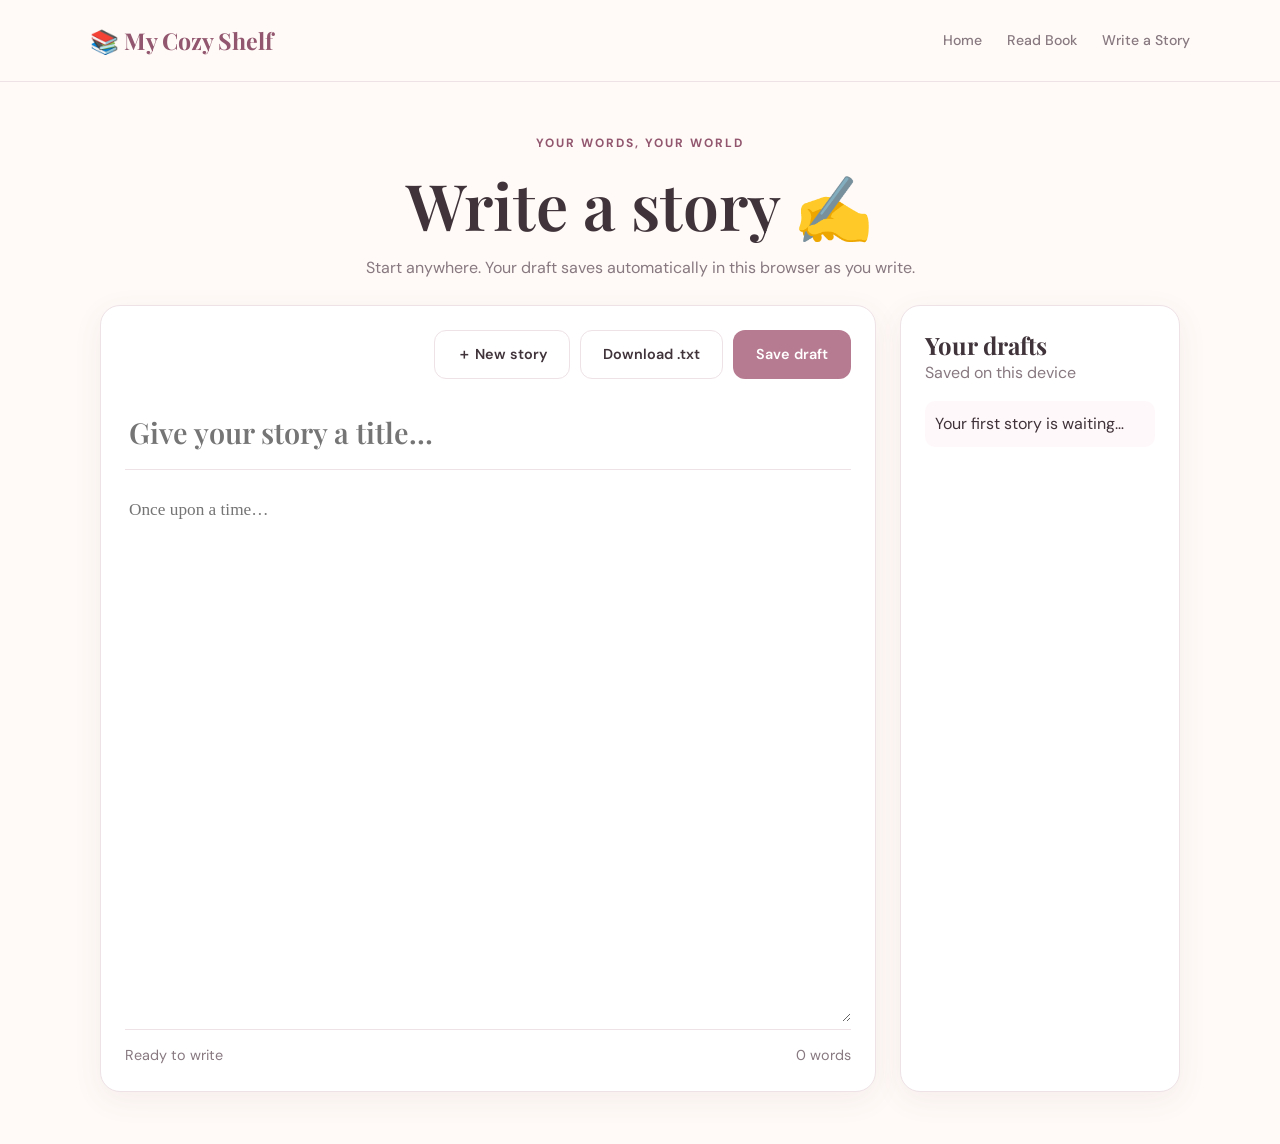
<file: write.html>
<!DOCTYPE html>
<html lang="en">
<head>
    <meta charset="UTF-8">
    <meta name="viewport" content="width=device-width, initial-scale=1.0">
    <title>Write a Story | My Cozy Shelf</title>
    <link rel="stylesheet" href="style.css">
    <link rel="stylesheet" href="write.css">
    <script src="write.js" defer></script>
</head>
<body>
    <header class="navbar">
        <a href="index.html" class="logo">📚 My Cozy Shelf</a>
        <nav class="nav-links"><a href="index.html">Home</a><a href="reader.html">Read Book</a><a href="write.html" aria-current="page">Write a Story</a></nav>
    </header>
    <main class="writer-layout">
        <section class="writer-intro">
            <p class="eyebrow">YOUR WORDS, YOUR WORLD</p>
            <h1>Write a story ✍️</h1>
            <p>Start anywhere. Your draft saves automatically in this browser as you write.</p>
        </section>
        <section class="writer-card" aria-label="Story editor">
            <div class="writer-actions">
                <button class="btn btn-outline" id="new-story" type="button">＋ New story</button>
                <button class="btn btn-outline" id="download-story" type="button">Download .txt</button>
                <button class="btn btn-primary" id="save-story" type="button">Save draft</button>
            </div>
            <label class="sr-only" for="story-title">Story title</label>
            <input id="story-title" class="story-title" maxlength="120" placeholder="Give your story a title…">
            <label class="sr-only" for="story-body">Story text</label>
            <textarea id="story-body" placeholder="Once upon a time…"></textarea>
            <div class="writer-status"><span id="save-status" role="status">Ready to write</span><span id="word-count">0 words</span></div>
        </section>
        <aside class="drafts-card">
            <h2>Your drafts</h2>
            <p>Saved on this device</p>
            <ul id="draft-list"></ul>
        </aside>
    </main>
</body>
</html>
</file>
<file: style.css>
/* =========================================
   MY COZY SHELF
   Cozy Pastel Book Reading Website
========================================= */

/* ---------- 1. GLOBAL STYLES ---------- */

@import url('https://fonts.googleapis.com/css2?family=DM+Sans:wght@400;500;600;700&family=Playfair+Display:wght@400;500;600;700&display=swap');

:root {
    --background: #fffaf7;
    --surface: #ffffff;
    --primary: #b77b91;
    --primary-dark: #92576e;
    --primary-light: #f5e4eb;
    --pink: #f8e8ee;
    --lavender: #eee8f8;
    --green: #e5f0e5;
    --yellow: #faf0d9;
    --text: #40343a;
    --text-light: #887980;
    --border: #eee2e6;
    --shadow: 0 8px 30px rgba(112, 72, 89, 0.07);
    --radius: 20px;
}

* {
    margin: 0;
    padding: 0;
    box-sizing: border-box;
}

html {
    scroll-behavior: smooth;
    scroll-padding-top: 100px;
}

body {
    font-family: 'DM Sans', sans-serif;
    background: var(--background);
    color: var(--text);
    line-height: 1.6;
}

button,
input,
select,
textarea {
    font: inherit;
}

button,
a {
    -webkit-tap-highlight-color: transparent;
}

button {
    cursor: pointer;
}

a {
    text-decoration: none;
    color: inherit;
}

img {
    max-width: 100%;
    display: block;
}

section {
    scroll-margin-top: 100px;
}


/* ---------- 2. REUSABLE ELEMENTS ---------- */

h1,
h2,
h3 {
    font-family: 'Playfair Display', Georgia, serif;
    line-height: 1.25;
}

h1 {
    font-size: clamp(2.5rem, 5vw, 4.5rem);
    font-weight: 600;
}

h2 {
    font-size: clamp(1.7rem, 3vw, 2.4rem);
}

h3 {
    font-size: 1.3rem;
}

p {
    color: var(--text-light);
}

.eyebrow {
    color: var(--primary-dark);
    font-size: 0.75rem;
    font-weight: 700;
    letter-spacing: 2px;
    margin-bottom: 12px;
}

.btn {
    display: inline-flex;
    align-items: center;
    justify-content: center;
    gap: 8px;
    padding: 12px 22px;
    border: 1px solid transparent;
    border-radius: 12px;
    font-weight: 600;
    font-size: 0.9rem;
    transition: 0.25s ease;
    text-align: center;
}

.btn-primary {
    background: var(--primary);
    color: white;
}

.btn-primary:hover {
    background: var(--primary-dark);
    transform: translateY(-2px);
    box-shadow: 0 8px 18px rgba(146, 87, 110, 0.18);
}

.btn-outline {
    background: transparent;
    border-color: var(--border);
    color: var(--text);
}

.btn-outline:hover {
    background: var(--primary-light);
    border-color: var(--primary-light);
}

.text-link {
    color: var(--primary-dark);
    font-weight: 600;
    font-size: 0.9rem;
}

.text-link:hover {
    text-decoration: underline;
}

button:focus-visible,
a:focus-visible,
input:focus-visible,
select:focus-visible,
textarea:focus-visible {
    outline: 3px solid rgba(183, 123, 145, 0.45);
    outline-offset: 3px;
}


/* ---------- 3. NAVBAR ---------- */

.navbar {
    width: 100%;
    min-height: 82px;
    padding: 18px 7%;
    display: flex;
    align-items: center;
    justify-content: space-between;
    gap: 24px;
    background: rgba(255, 250, 247, 0.96);
    border-bottom: 1px solid var(--border);
    position: sticky;
    top: 0;
    z-index: 100;
    backdrop-filter: blur(14px);
}

.logo {
    font-family: 'Playfair Display', Georgia, serif;
    font-size: 1.45rem;
    font-weight: 700;
    white-space: nowrap;
    color: var(--primary-dark);
}

.nav-links {
    display: flex;
    align-items: center;
    gap: 25px;
}

.nav-links a {
    color: var(--text-light);
    font-size: 0.88rem;
    font-weight: 500;
    transition: color 0.2s ease;
}

.nav-links a:hover {
    color: var(--primary-dark);
}

.nav-buttons {
    display: flex;
    align-items: center;
    gap: 10px;
}

.nav-buttons .btn {
    padding: 10px 17px;
}


/* ---------- 4. HERO SECTION ---------- */

.hero {
    padding: 85px 9%;
    min-height: 490px;
    display: grid;
    grid-template-columns: 1.15fr 0.85fr;
    align-items: center;
    gap: 60px;
    background:
        radial-gradient(
            circle at 85% 25%,
            #f4e7f4 0,
            transparent 32%
        ),
        radial-gradient(
            circle at 10% 90%,
            #f8e7e8 0,
            transparent 35%
        ),
        var(--background);
}

.hero-content {
    max-width: 620px;
}

.hero-content h1 {
    margin-bottom: 24px;
}

.hero-content h1 span {
    display: block;
    color: var(--primary);
}

.hero-description {
    max-width: 490px;
    font-size: 1.05rem;
    line-height: 1.9;
    margin-bottom: 30px;
}

.hero-buttons {
    display: flex;
    flex-wrap: wrap;
    gap: 12px;
}

.hero-decoration {
    min-height: 300px;
    position: relative;
    display: flex;
    justify-content: center;
    align-items: center;
}

.hero-book {
    width: 230px;
    min-height: 290px;
    padding: 35px 25px;
    background: linear-gradient(
        145deg,
        #d8c5e8,
        #c5a6d4
    );
    border-radius: 8px 22px 22px 8px;
    box-shadow:
        12px 15px 30px rgba(99, 69, 112, 0.17),
        inset 8px 0 rgba(255, 255, 255, 0.22);
    display: flex;
    flex-direction: column;
    justify-content: center;
    align-items: center;
    text-align: center;
    transform: rotate(4deg);
    border-left: 5px solid rgba(112, 75, 130, 0.2);
}

.hero-book span {
    font-size: 3.5rem;
    color: white;
    margin-bottom: 18px;
}

.hero-book h2 {
    color: white;
    font-size: 2.2rem;
}

.hero-book p {
    color: #fff;
    font-size: 0.8rem;
    margin-top: 15px;
}

.floating-note {
    position: absolute;
    background: white;
    padding: 12px 18px;
    border-radius: 14px;
    box-shadow: var(--shadow);
    font-size: 0.8rem;
    font-weight: 600;
    animation: float 4s ease-in-out infinite;
}

.note-one {
    top: 35px;
    left: 0;
}

.note-two {
    bottom: 35px;
    right: 0;
    animation-delay: 1s;
}

@keyframes float {
    0%, 100% {
        transform: translateY(0);
    }

    50% {
        transform: translateY(-8px);
    }
}


/* ---------- 5. SEARCH SECTION ---------- */

.search-section {
    padding: 65px 9%;
    text-align: center;
    background: var(--surface);
}

.section-heading {
    display: flex;
    justify-content: space-between;
    align-items: flex-end;
    gap: 20px;
    margin-bottom: 28px;
}

.section-heading > div {
    min-width: 0;
}

.search-section .section-heading {
    display: block;
    margin-bottom: 25px;
}

.section-heading h2 {
    margin-bottom: 8px;
}

.section-heading p {
    font-size: 0.92rem;
}

.search-bar {
    max-width: 680px;
    margin: 0 auto;
    display: flex;
    align-items: center;
    gap: 12px;
    padding: 8px 8px 8px 20px;
    border: 1px solid var(--border);
    background: var(--background);
    border-radius: 15px;
    transition: border-color 0.2s ease;
}

.search-bar:focus-within {
    border-color: var(--primary);
}

.search-icon {
    font-size: 1.2rem;
}

.search-bar input {
    flex: 1;
    min-width: 0;
    border: none;
    outline: none;
    background: transparent;
    color: var(--text);
    padding: 10px 0;
}

.search-bar input::placeholder {
    color: #aa9ca2;
}

.search-bar button {
    flex-shrink: 0;
}

.search-message {
    min-height: 24px;
    margin-top: 12px;
    font-size: 0.85rem;
}


/* ---------- 6. GENERAL CONTENT SECTIONS ---------- */

.content-section {
    padding: 75px 9%;
}

.content-section:nth-of-type(even) {
    background: var(--background);
}

.section-description {
    max-width: 300px;
    text-align: right;
}

.loading-message {
    grid-column: 1 / -1;
    text-align: center;
    padding: 35px;
}


/* ---------- 7. EMPTY STATES ---------- */

.empty-state {
    width: 100%;
    min-height: 250px;
    padding: 35px 25px;
    border: 1px dashed #e4cbd5;
    background: rgba(255, 255, 255, 0.65);
    border-radius: var(--radius);
    display: flex;
    flex-direction: column;
    justify-content: center;
    align-items: center;
    text-align: center;
}

.empty-icon {
    font-size: 2.6rem;
    margin-bottom: 15px;
}

.empty-state h3 {
    margin-bottom: 10px;
}

.empty-state p {
    max-width: 430px;
    margin-bottom: 20px;
    font-size: 0.9rem;
}


/* ---------- 8. FILTER BUTTONS ---------- */

.filter-buttons {
    display: flex;
    flex-wrap: wrap;
    gap: 10px;
    margin-bottom: 30px;
}

.filter-btn {
    padding: 10px 19px;
    background: white;
    border: 1px solid var(--border);
    border-radius: 30px;
    color: var(--text-light);
    font-size: 0.85rem;
    transition: 0.2s ease;
}

.filter-btn:hover,
.filter-btn.active {
    background: var(--primary-light);
    border-color: #e7c6d3;
    color: var(--primary-dark);
}


/* ---------- 9. BOOK GRID ---------- */

.book-grid {
    display: grid;
    grid-template-columns: repeat(4, minmax(0, 1fr));
    gap: 24px;
}

.book-card {
    min-width: 0;
    overflow: hidden;
    background: white;
    border: 1px solid var(--border);
    border-radius: 18px;
    box-shadow: var(--shadow);
    transition: transform 0.25s ease, box-shadow 0.25s ease;
}

.book-card:hover {
    transform: translateY(-5px);
    box-shadow: 0 15px 35px rgba(112, 72, 89, 0.12);
}

.book-cover {
    width: 100%;
    height: 230px;
    object-fit: cover;
    background: var(--lavender);
}

.book-cover-placeholder {
    height: 230px;
    display: flex;
    align-items: center;
    justify-content: center;
    text-align: center;
    padding: 20px;
    background: linear-gradient(
        145deg,
        var(--pink),
        var(--lavender)
    );
    color: var(--primary-dark);
    font-family: 'Playfair Display', Georgia, serif;
    font-size: 1.4rem;
}

.book-info {
    padding: 18px;
}

.book-info h3 {
    font-size: 1.15rem;
    margin-bottom: 6px;
    overflow-wrap: anywhere;
}

.book-author {
    font-size: 0.85rem;
    margin-bottom: 12px;
}

.book-genre {
    display: inline-block;
    padding: 5px 10px;
    margin-bottom: 12px;
    background: var(--lavender);
    color: #76618e;
    border-radius: 20px;
    font-size: 0.72rem;
    font-weight: 600;
}

.book-status {
    display: inline-block;
    padding: 5px 10px;
    background: var(--green);
    color: #537353;
    border-radius: 20px;
    font-size: 0.72rem;
    font-weight: 600;
}

.book-progress {
    height: 6px;
    margin: 12px 0 8px;
    overflow: hidden;
    background: #f0e7eb;
    border-radius: 10px;
}

.book-progress-bar {
    height: 100%;
    background: var(--primary);
    border-radius: inherit;
}

.book-progress-text {
    font-size: 0.75rem;
}

.book-actions {
    display: flex;
    flex-wrap: wrap;
    gap: 8px;
    margin-top: 15px;
}

.book-actions .btn {
    flex: 1;
    min-width: 0;
    padding: 9px 10px;
    font-size: 0.78rem;
}


/* ---------- 10. MY LIBRARY ---------- */

.library-section {
    background: #fcf4f6;
}

.stats-grid {
    display: grid;
    grid-template-columns: repeat(4, minmax(0, 1fr));
    gap: 20px;
    margin-bottom: 35px;
}

.stat-card {
    padding: 23px;
    background: white;
    border: 1px solid var(--border);
    border-radius: 18px;
    box-shadow: var(--shadow);
}

.stat-icon {
    font-size: 1.7rem;
}

.stat-card p {
    margin: 10px 0 5px;
    font-size: 0.85rem;
}

.stat-card h3 {
    font-size: 2rem;
    color: var(--primary-dark);
}

.library-toolbar {
    display: flex;
    align-items: center;
    flex-wrap: wrap;
    gap: 12px;
    margin-bottom: 25px;
}

.library-toolbar label {
    font-size: 0.9rem;
    font-weight: 600;
}

.library-toolbar select {
    padding: 10px 14px;
    border: 1px solid var(--border);
    border-radius: 10px;
    background: white;
    color: var(--text);
}

.library-empty {
    grid-column: 1 / -1;
}


/* ---------- 11. READING GOAL ---------- */

.reading-goal {
    margin: 75px 9%;
    padding: 45px 50px;
    background: linear-gradient(
        120deg,
        #f7e7ed,
        #eee7f8
    );
    border-radius: 25px;
    display: flex;
    justify-content: space-between;
    align-items: center;
    gap: 25px;
}

.goal-content h2 {
    margin-bottom: 12px;
}

.goal-decoration {
    font-size: 2.5rem;
    white-space: nowrap;
}


/* ---------- 12. ADD BOOK DIALOG ---------- */

.book-dialog {
    width: min(550px, calc(100% - 30px));
    max-height: 90vh;
    margin: auto;
    padding: 30px;
    border: 1px solid var(--border);
    border-radius: 22px;
    background: var(--surface);
    color: var(--text);
    box-shadow: 0 25px 80px rgba(50, 30, 40, 0.2);
    overflow-y: auto;
}

.book-dialog::backdrop {
    background: rgba(55, 37, 47, 0.45);
    backdrop-filter: blur(4px);
}

.dialog-header {
    display: flex;
    align-items: flex-start;
    justify-content: space-between;
    gap: 15px;
    margin-bottom: 25px;
}

.dialog-header h2 {
    font-size: 1.7rem;
}

.close-btn {
    width: 36px;
    height: 36px;
    flex-shrink: 0;
    border: none;
    border-radius: 50%;
    background: var(--pink);
    color: var(--primary-dark);
    font-size: 1.7rem;
    line-height: 1;
}

.close-btn:hover {
    background: var(--primary-light);
}

.form-group {
    display: flex;
    flex-direction: column;
    gap: 7px;
    margin-bottom: 18px;
}

.form-group label {
    font-size: 0.87rem;
    font-weight: 600;
}

.form-group input,
.form-group select,
.form-group textarea {
    width: 100%;
    padding: 12px 14px;
    background: #fffdfc;
    border: 1px solid var(--border);
    border-radius: 10px;
    color: var(--text);
    outline: none;
    transition: border-color 0.2s ease;
}

.form-group input:focus,
.form-group select:focus,
.form-group textarea:focus {
    border-color: var(--primary);
}

.form-group textarea {
    resize: vertical;
    min-height: 80px;
}

.form-row {
    display: grid;
    grid-template-columns: 1fr 1fr;
    gap: 15px;
}

.form-message {
    margin-bottom: 12px;
    font-size: 0.85rem;
}

.dialog-actions {
    display: flex;
    justify-content: flex-end;
    gap: 12px;
    margin-top: 20px;
}


/* ---------- 13. FOOTER ---------- */

.footer {
    padding: 45px 9%;
    background: #f8eff2;
    text-align: center;
    border-top: 1px solid var(--border);
}

.footer .logo {
    display: inline-block;
    margin-bottom: 12px;
}

.footer p {
    font-size: 0.85rem;
    margin-top: 7px;
}

.copyright {
    margin-top: 20px !important;
    font-size: 0.78rem !important;
}


/* ---------- 14. RESPONSIVE: TABLETS ---------- */

@media (max-width: 1050px) {

    .navbar {
        padding: 18px 5%;
        flex-wrap: wrap;
    }

    .nav-links {
        gap: 15px;
    }

    .nav-links a {
        font-size: 0.82rem;
    }

    .hero {
        padding: 70px 6%;
        gap: 35px;
    }

    .content-section,
    .search-section {
        padding: 60px 6%;
    }

    .book-grid {
        grid-template-columns: repeat(3, minmax(0, 1fr));
    }

    .stats-grid {
        gap: 12px;
    }

    .stat-card {
        padding: 18px;
    }
}


/* ---------- 15. RESPONSIVE: SMALL TABLETS ---------- */

@media (max-width: 760px) {

    .navbar {
        justify-content: center;
        gap: 15px;
    }

    .logo {
        font-size: 1.3rem;
    }

    .nav-links {
        width: 100%;
        justify-content: center;
        flex-wrap: wrap;
        order: 3;
        gap: 12px 20px;
    }

    .nav-buttons {
        gap: 8px;
    }

    .nav-buttons .btn {
        padding: 9px 12px;
        font-size: 0.82rem;
    }

    .hero {
        grid-template-columns: 1fr;
        text-align: center;
        padding: 65px 7%;
        gap: 30px;
    }

    .hero-content {
        margin: 0 auto;
    }

    .hero-description {
        margin-left: auto;
        margin-right: auto;
    }

    .hero-buttons {
        justify-content: center;
    }

    .hero-decoration {
        min-height: 310px;
        max-width: 480px;
        width: 100%;
        margin: 0 auto;
    }

    .note-one {
        left: 0;
    }

    .note-two {
        right: 0;
    }

    .book-grid {
        grid-template-columns: repeat(2, minmax(0, 1fr));
        gap: 16px;
    }

    .stats-grid {
        grid-template-columns: repeat(2, minmax(0, 1fr));
    }

    .section-heading {
        align-items: flex-start;
    }

    .reading-goal {
        margin: 55px 6%;
        padding: 35px 25px;
    }
}


/* ---------- 16. RESPONSIVE: MOBILE ---------- */

@media (max-width: 480px) {

    h1 {
        font-size: 2.5rem;
    }

    .navbar {
        padding: 15px 4%;
    }

    .nav-links {
        gap: 10px 14px;
    }

    .nav-links a {
        font-size: 0.77rem;
    }

    .hero {
        padding: 50px 5%;
    }

    .hero-decoration {
        min-height: 275px;
    }

    .hero-book {
        width: 190px;
        min-height: 245px;
    }

    .hero-book h2 {
        font-size: 1.8rem;
    }

    .floating-note {
        padding: 9px 11px;
        font-size: 0.68rem;
    }

    .search-section,
    .content-section {
        padding: 48px 5%;
    }

    .search-bar {
        flex-wrap: wrap;
        padding: 12px;
    }

    .search-bar input {
        flex: 1;
        width: 65%;
    }

    .search-bar button {
        width: 100%;
    }

    .section-heading {
        flex-direction: column;
        align-items: flex-start;
    }

    .section-description {
        text-align: left;
    }

    .book-grid {
        gap: 12px;
    }

    .book-cover,
    .book-cover-placeholder {
        height: 170px;
    }

    .book-info {
        padding: 12px;
    }

    .book-info h3 {
        font-size: 1rem;
    }

    .book-author {
        font-size: 0.78rem;
    }

    .book-actions {
        flex-direction: column;
    }

    .stats-grid {
        gap: 10px;
    }

    .stat-card {
        padding: 14px;
    }

    .stat-card h3 {
        font-size: 1.7rem;
    }

    .stat-card p {
        font-size: 0.78rem;
    }

    .reading-goal {
        margin: 45px 5%;
        padding: 28px 20px;
        flex-direction: column;
        align-items: flex-start;
    }

    .goal-decoration {
        font-size: 2rem;
    }

    .book-dialog {
        padding: 22px 18px;
    }

    .dialog-header h2 {
        font-size: 1.4rem;
    }

    .form-row {
        grid-template-columns: 1fr;
        gap: 0;
    }

    .dialog-actions .btn {
        padding: 11px 14px;
    }

    .footer {
        padding: 35px 5%;
    }
}


/* ---------- 17. REDUCED MOTION ---------- */

@media (prefers-reduced-motion: reduce) {

    *,
    *::before,
    *::after {
        scroll-behavior: auto !important;
        animation-duration: 0.01ms !important;
        animation-iteration-count: 1 !important;
        transition-duration: 0.01ms !important;
    }

}
</file>
<file: write.css>
.writer-layout { width: min(1080px, 92%); margin: 52px auto; display: grid; grid-template-columns: minmax(0, 1fr) 280px; gap: 24px; }
.writer-intro { grid-column: 1 / -1; text-align: center; }
.writer-intro h1 { margin-bottom: 10px; }
.writer-card, .drafts-card { background: #fff; border: 1px solid var(--border); border-radius: 20px; padding: 24px; box-shadow: var(--shadow); }
.writer-actions { display: flex; justify-content: flex-end; flex-wrap: wrap; gap: 10px; margin-bottom: 22px; }
.story-title { width: 100%; border: 0; border-bottom: 1px solid var(--border); padding: 12px 4px 18px; margin-bottom: 12px; font: 600 1.8rem 'Playfair Display', Georgia, serif; color: var(--text); outline: none; }
#story-body { width: 100%; min-height: 60vh; resize: vertical; border: 0; padding: 12px 4px; outline: none; font: 1.08rem/1.9 Georgia, serif; color: var(--text); }
.writer-status { display: flex; justify-content: space-between; border-top: 1px solid var(--border); padding-top: 14px; color: var(--text-light); font-size: .9rem; }
.drafts-card h2 { font-size: 1.5rem; }
.drafts-card ul { list-style: none; margin-top: 16px; display: grid; gap: 10px; }
.drafts-card li { display: flex; align-items: center; gap: 8px; padding: 10px; border-radius: 10px; background: #fff8fa; }
.draft-open { border: 0; background: none; color: var(--primary-dark); text-align: left; flex: 1; overflow-wrap: anywhere; }
.draft-delete { border: 0; background: none; color: #92576e; padding: 5px; }
.sr-only { position: absolute; width: 1px; height: 1px; padding: 0; margin: -1px; overflow: hidden; clip: rect(0,0,0,0); white-space: nowrap; border: 0; }
@media (max-width: 760px) { .writer-layout { grid-template-columns: 1fr; margin: 28px auto; } .writer-intro { grid-column: auto; } .drafts-card { grid-row: 3; } .writer-actions { justify-content: flex-start; } #story-body { min-height: 50vh; } }
</file>
